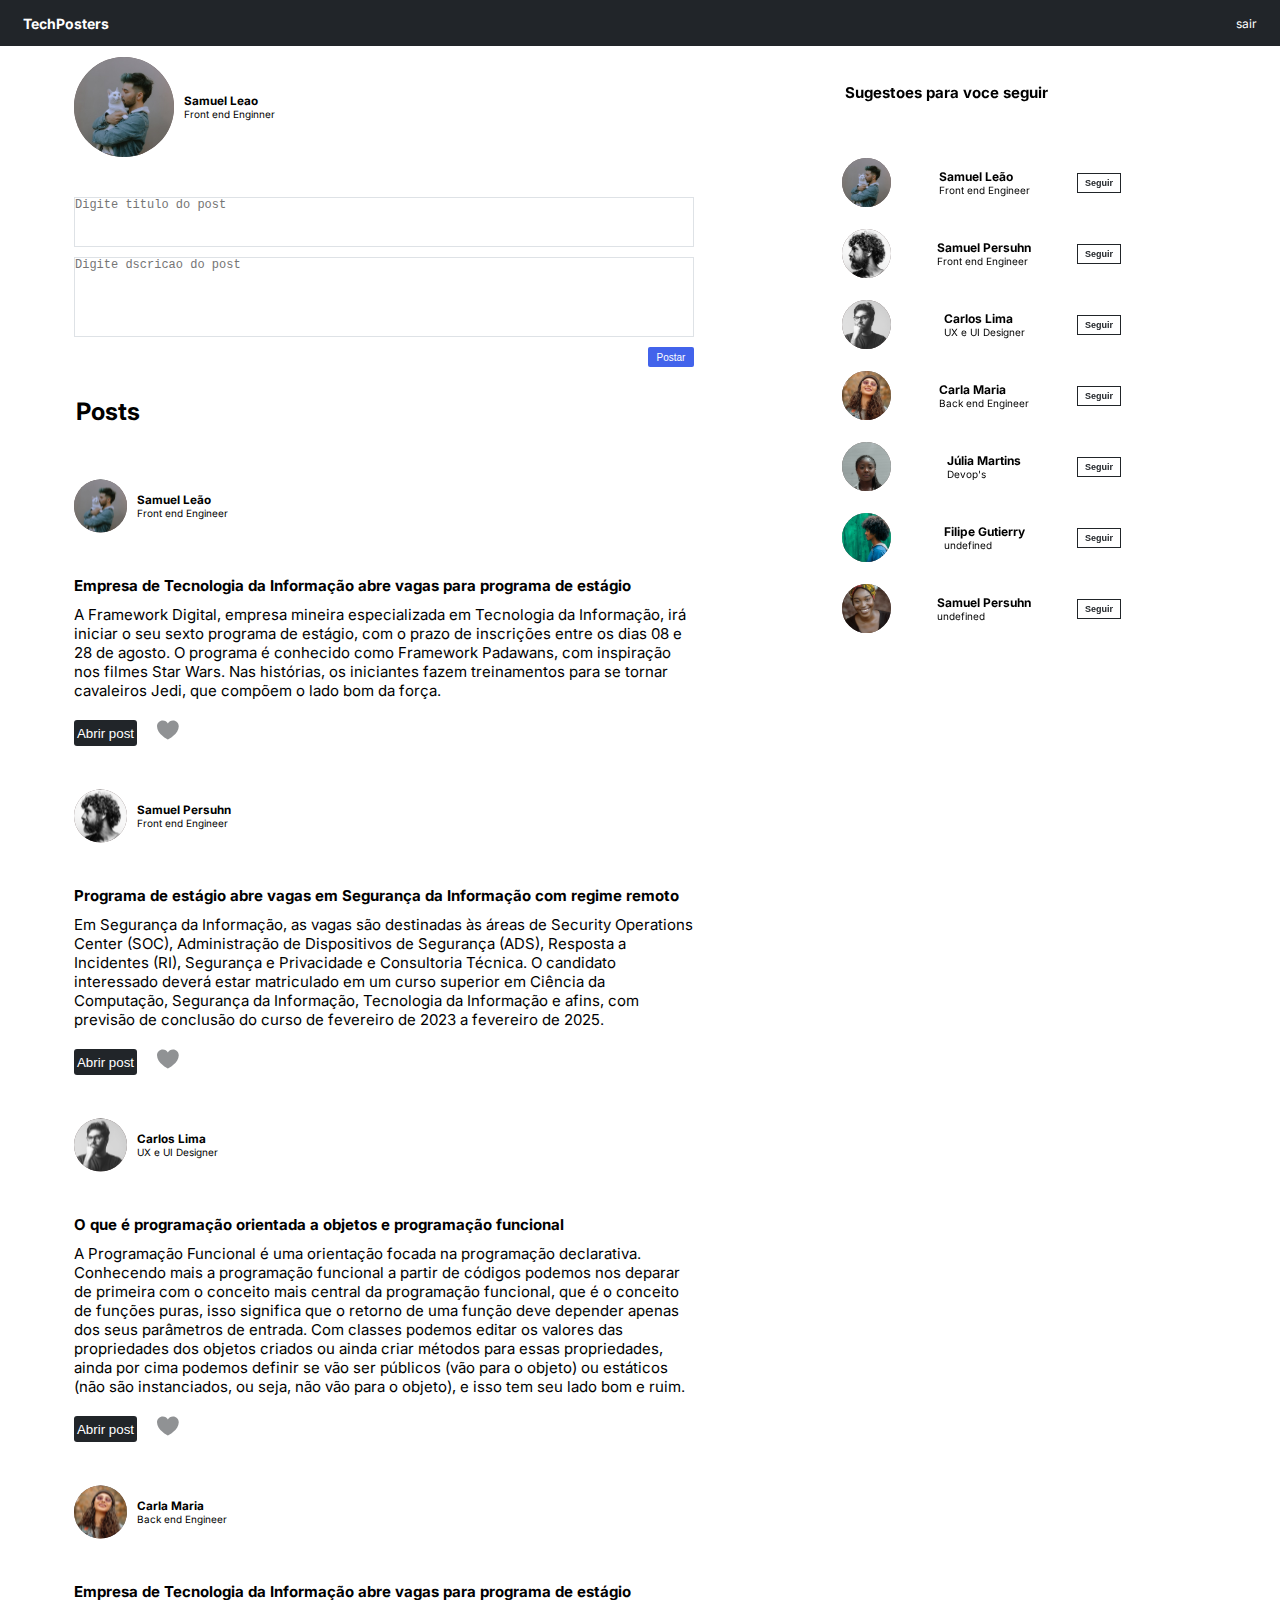
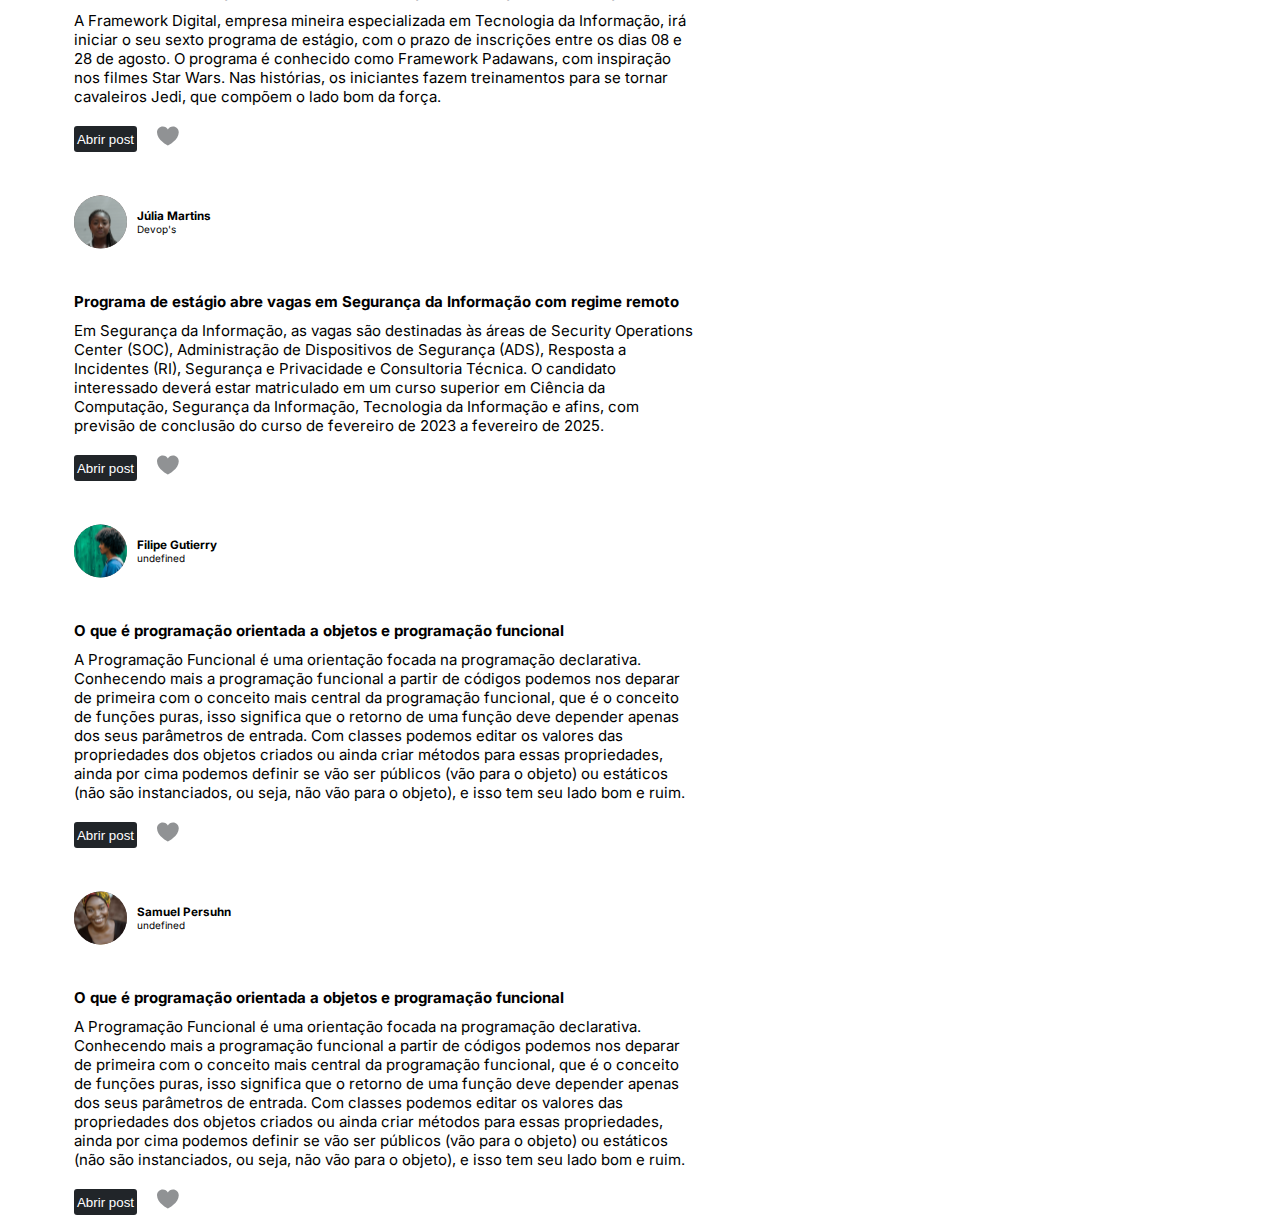
<file: index.html>
<!DOCTYPE html>
<html lang="en">
  <head>
    <meta charset="UTF-8" />
    <meta http-equiv="X-UA-Compatible" content="IE=edge" />
    <meta name="viewport" content="width=device-width, initial-scale=1.0" />
    <link rel="stylesheet" href="./styles/globalStyles.css" />
    <link rel="stylesheet" href="./styles/navbar.css" />
    <link rel="stylesheet" href="./styles/butoon.css">
    <link rel="stylesheet" href="./styles/modal.css">
    <link rel="stylesheet" href="./styles/input.css">
    <title>Document</title>
  </head>
  <body>
    <header class="header-login">
      <h1>TechPosters</h1>
      <button class="button-sair">sair</button>
    </header>
    <main >
      <section class="posts-perfil">
        <div class="perfil">
          <img src="./assets/img/user1.svg" alt="" />
          <div>
            <h3>Samuel Leao</h3>
            <p>Front end Enginner</p>
          </div>
        </div>
        <div class="div-post">
          <textarea
            class="post-titulo text"
            placeholder="Digite titulo do post"
          ></textarea>
          <textarea
            class="post-descricao text"
            placeholder="Digite dscricao do post"
          ></textarea>
          <div>
            <button class="button-postar">Postar</button>
          </div>
        </div>
        <h2>Posts</h2>
        <ul class="posts">
         
        </ul>
      </section>
      <aside class="section-seguir">
        <p class="sugestoes-seguir">Sugestoes para voce seguir</p>
        <ul class="ulSeguir">
          
        </li>
        </ul>
      </aside>
      <!-- <div class="modal-main">
        <div  class="modal">
         <div  class="modal-header">
          <div class="perfil">
            <img src="./assets/img/Ellipse 1.png" alt="" />
          <div>
            <h3>Samuel Leao</h3>
            <p>Front end Enginner</p>
          </div>          
          </div>
          <button class="button-close-modal">x</button>
         </div>
          
          <div class="card">
            <h3>laskdhakshdkjahsdksa</h3>
            <p>laskjhdlkasjdlkahskldhakshd</p>
          </div>           
       
        </div>

      </div> -->
    </main>
    
    <script src="./script/database/users.js"></script>
    <script src="./script/database/posts.js"></script>
    <script src="./script/database/modal.js"></script>
    <script src="./script/database/button.js"></script>
  </body>
</html>
</file>
<file: styles/globalStyles.css>
@import url('https://fonts.googleapis.com/css2?family=Inter:wght@400;500;600;700&display=swap');

* {
    margin: 0;
    padding: 0;
    box-sizing: border-box;
}

:root{
    --color--blue-1:#4263EB;
    --color-grey-1: #212529;
    --color-grey-2: #495057;
    --color-grey-3: #DEE2E6;
    --color-white-fixed: #ffffff;
    --radius-1: 0.25rem;
    --font-family-1: "Inter", sans-serif;
}

body{
    font-family: var(--font-family-1);
    margin: 0 auto;
}

.container{
    max-width: 1200px;
    margin: 0 auto;
    padding: 0 1rem;
}

ul{
    list-style: none;
}

img{
    width: 100px;
    height: 100px;
}
</file>
<file: styles/navbar.css>
.header-login{
    display: flex;
    padding:23px;
    height: 40px;    
    background-color: #212529;
    color: var(--color-white-fixed);
    font-size: 7px;
    align-items: center;
    justify-content: space-between;
    position: fixed;
    top: 0;
    z-index: 9;
    width: 100%;
    
}




.posts-perfil{
    display: flex;
    flex-direction: column;
    gap: 20px;
    width: 50%;
    height: 100vh;
    margin: 0 auto;
    
}
.perfil{
    display: flex;
    align-items: center;
    gap: 10px;
    padding: 10px;
    font-size: 10px;
}

.perfil-seguir > img{
    width: 49px;
    height: 51px;
}

.perfil-seguir{
    display: flex;
    justify-content: space-evenly;
    font-size: 10px;
    padding: 10px;
    gap: 10px;
}
main{
    display: flex;
    position: relative;
    top: 47px;
    flex-direction: row;

}

.div-post{
    padding: 10px;
    display: flex;
    flex-direction: column;
    gap: 10px;
    width: 180px;

}


h2{
    position: relative;
    left: 12px;
}


.posts{
    display: flex;
    flex-direction: column;
    justify-content: space-evenly;
}

.card{
    padding: 10px;
    display: flex;
    flex-direction: column;
    gap: 10px;
    width: 100%;
    font-size: 10px;

}

h4 {
    font-size: 12px;
}

.cardInfo{
    font-size: 15px;
}

.div-buttons{
    display: flex;
    gap: 20px;
    padding: 10px;
}

.section-seguir{
    position: sticky;
    top: 0;
    margin: 0 auto;
    width: 50%;
    display: flex;
    flex-direction: column;
}

.sugestoes-seguir{
    display: flex;
    padding: 13px;
    font-size: 13px;
    font-weight: 600;
    position: fixed;

}

.img-post{
    width: 53px;
}

.imgCoracao{
    width: 22px;
    height: 20px;
}

.ulSeguir{
    position: fixed;
    margin-top: 100px;
}

.div-post > div {
    display: flex;
    justify-content: flex-end;
}

@media (min-width: 768px){
    .section-seguir{
        width: 30%;
    }
    .perfil-seguir {
        display: flex;
        justify-content: space-between;
        font-size: 10px;
        padding: 10px;
        gap: 46px;
        flex-direction: row;
        align-items: center;
    }
    .div-post{
        width: 100%;
    }
    

    .sugestoes-seguir{
        font-size: 15px;
        font-weight: 700;
        position: fixed;
        top: 70px;
    }
    .cardInfo{
        font-size: 15px;
    }
    }
</file>
<file: styles/butoon.css>
.button-sair{
    color: #ffffff;
    background-color: var(--color-grey-1);
    font-size: 12px;
    border: none;
    font-family: var(--font-family-1);
    cursor: pointer;
    cursor: pointer;
}

.button-postar{
    
    width: 46px;
    height: 20px;
    background-color: var(--color--blue-1);
    color: var(--color-white-fixed);
    border: none;
    border-radius: 2px;
    font-size: 10px;
    
    cursor: pointer;

}

.button-openPost{
    width: 63px;
    height: 26px;
    background: var(--color-grey-1);
    color: #ffffff;
    border: none;
    border-radius: 3px;
    cursor: pointer;
}

.button-seguir{
    width: 44px;
    height: 20px;
    border: 1px solid;
    background-color: var(--color-white-fixed);
    color: #212529;
    cursor: pointer;
    font-size: 9px;
    font-weight: 600; 
}

.button-seguindo{
    width: 65px;
    background-color: var(--color--blue-1);
    color: var(--color-white-fixed);
}

.button-close-modal{
    position: absolute;
    right: 20px;
    width: 10px;
    height: 20px;
    background-color:var(--color-white-fixed);
    border: none;
    font-size: 15px;
    color: var(--color-grey-2);
    cursor: pointer;
}

.imgCoracao{
    cursor: pointer;
}


@media (min-width: 768px){
    .button-seguindo{
        width: 54px;
    }
}
</file>
<file: styles/modal.css>
.modalMain {
  left: 0;
  height: 100%;
  width: 100%;
  background-color: rgba(33, 37, 41, 0.5);
  position: fixed;
  top: 0;
  display: flex;
  align-items: center;
  justify-content: center;
}

.modal {
  background-color: var(--color-white-fixed);
  width: 85%;
  height: 300px;
  margin-top: 115px;
  position: absolute;
  top: 0;
}

.modal-header {
  display: flex;
  justify-content: space-between;
  margin: 8px;
}

@media (min-width: 768px) {
  .modal {
    background-color: var(--color-white-fixed);
    width: 40%;
    height: 333px;
    margin-top: 80px;
    position: absolute;
    top: 0;
  }
}

.show-modal {
    animation: modalAnimation 1.2s ease;
}


@keyframes modalAnimation {
    0%{
     
        transform: translateY(-50%);
        
    }
    100%{
       
        transform: translateY(0);
        
    }
}
</file>
<file: styles/input.css>
.post-titulo{            
    height: 50px;    
}

.post-descricao{     
    height: 80px;      
}

.text{

    font-size: 12px;
    resize: none;
    border: 1px solid var(--color-grey-3);
    width: 100%;
   
}

@media (min-width: 768px){
    .text{
        width: 100%;
    }
}
</file>
